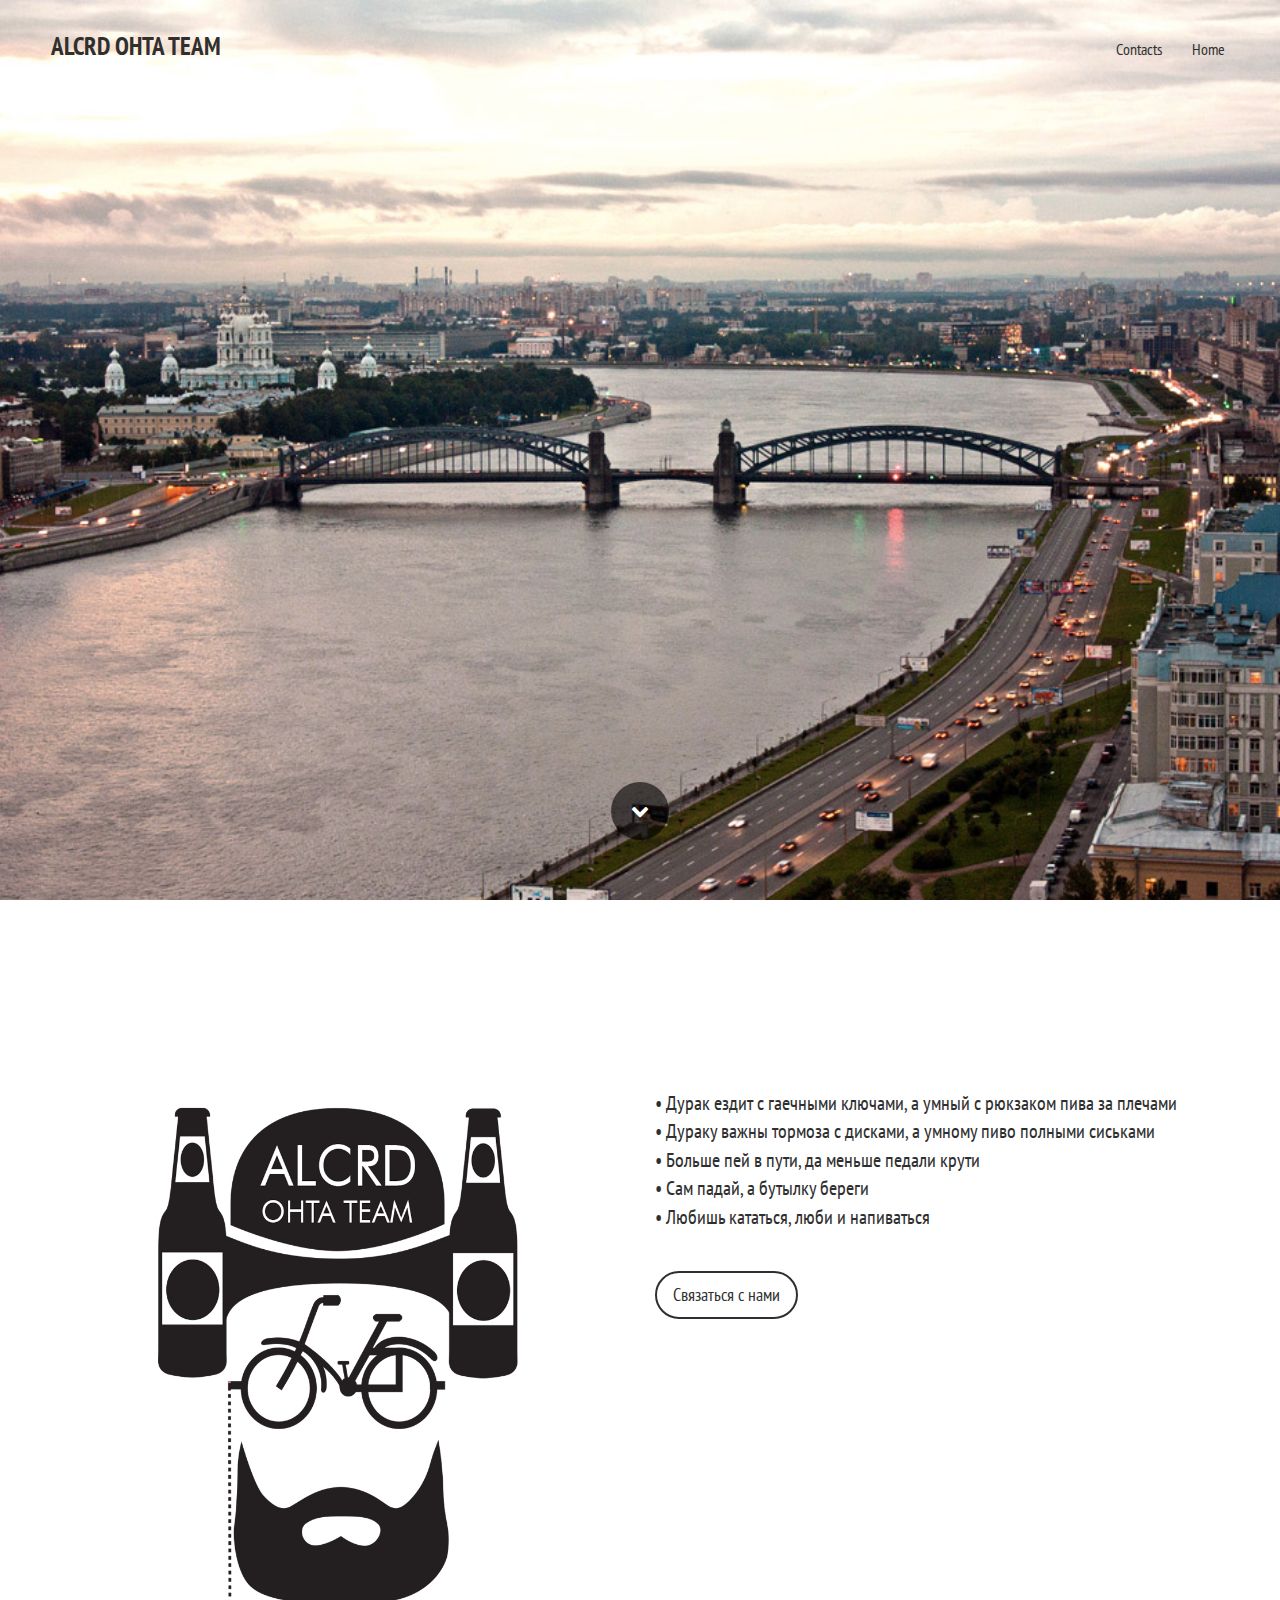
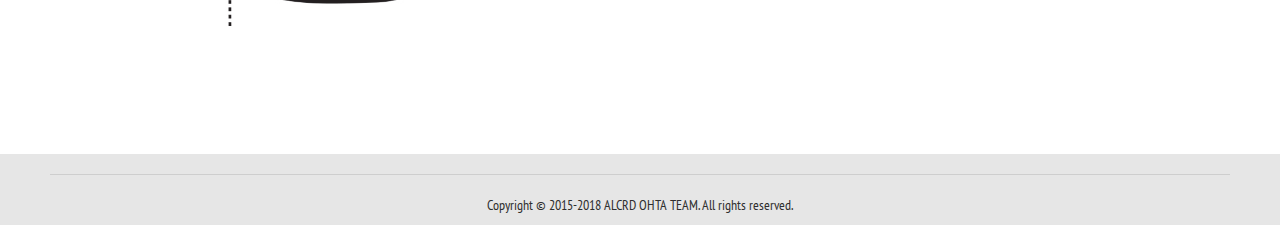
<file: index.html>
<!doctype html>
<html>
<head>
    <meta charset="utf-8">
    <meta name="keywords" content="">
    <meta name="description" content="">
    <link rel="shortcut icon" type="image/png" href="favicon.png" />
    <meta name="viewport" content="width=device-width, initial-scale=1, user-scalable=0">
    <link rel="stylesheet" type="text/css" href="./css/bootstrap.css">
    <link rel="stylesheet" id="ppstyle" type="text/css" href="style.css">
    <link rel='stylesheet' href='./css/animate.css' /><link rel='stylesheet' href='./css/font-awesome.min.css'/><link href='http://fonts.googleapis.com/css?family=PT+Sans+Narrow:400,700&subset=latin,latin-ext' rel='stylesheet' type='text/css'>
    <script src="./js/jquery-2.1.0.min.js"></script>
    <script src="./js/bootstrap.js"></script>
    <script src="./js/blocs.js"></script>
    
    <title>ALCRD OHTA TEAM</title>
</head>
<body>
<!-- Main container -->
<div class="page-container">
    
<!-- Hero Bloc -->
<div id="hero-bloc" class="bloc hero bgc-2 bg-ohta d-bloc b-parallax">
	<div class="container hero-nav bloc-sm">
		<nav class="navbar row">
			<div class="navbar-header">
				<a class="navbar-brand ltc-1" href="index.html">ALCRD OHTA TEAM</a>
				<button id="nav-toggle" type="button" class="ui-navbar-toggle navbar-toggle" data-toggle="collapse" data-target=".navbar-1">
					<span class="sr-only">Toggle navigation</span><span class="icon-bar"></span><span class="icon-bar"></span><span class="icon-bar"></span>
				</button>
			</div>
			<div class="collapse navbar-collapse navbar-1">
				<ul class="site-navigation nav pull-right">
					<li>
						<a href="contacts.html" class="ltc-1">Contacts</a>
					</li>
					<li>
						<a href="index.html" class="ltc-1">Home</a>
					</li>
				</ul>
			</div>
		</nav>
	</div>
	<div class="v-center text-center">
		<div class="vc-content">
			<br /><br /><br /><a id="scroll-hero" class="btn-dwn" onclick="scrollToTarget(2)"><span class="fa fa-chevron-down icon-2"></span></a>
		</div>
	</div>
</div>
<!-- Hero Bloc END -->

<!-- bloc-2 -->
<div id="bloc-2" class="bloc  b-parallax fadeInLeft  l-bloc animated">
	<div class="container bloc-sm">
		<div class="row">
			<div class="col-sm-12">
				<p class="text-center ">
					Прочитайте и подумайте, надо ли вам это...
				</p>
			</div>
		</div>
	</div>
</div>
<!-- bloc-2 END -->

<!-- bloc-3 -->
<div class="bloc   l-bloc" id="bloc-3">
	<div class="container bloc-lg">
		<div class="row">
			<div class="col-sm-6">
				<img src="img/100x100.jpg" class="img-responsive" alt='' />
			</div>
			<div class="col-sm-6">
				<p class="mg-lg ">
					• Дурак ездит с гаечными ключами, а умный с рюкзаком пива за плечами<br />• Дураку важны тормоза с дисками, а умному пиво полными сиськами<br />• Больше пей в пути, да меньше педали крути<br />• Сам падай, а бутылку береги<br />• Любишь кататься, люби и напиваться
				</p><a href="contacts.html" class="btn btn-wire btn-rd btn-lg wire-btn-c-1" target="_blank">Связаться с нами</a>
			</div>
		</div>
	</div>
</div>
<!-- bloc-3 END -->

<!-- Footer - bloc-5 -->
<div class="bloc   l-bloc" id="bloc-5">
	<div class="container">
		<div class="row">
			<div class="col-sm-12">
				<div class="divider-h">
					<span class="divider"></span>
				</div>
				<p class="text-center">
					Copyright © 2015-2018 ALCRD OHTA TEAM. All rights reserved.
				</p>
			</div>
		</div>
	</div>
</div>
<!-- Footer - bloc-5 END -->
</div>
<!-- Main container END -->

</body>
    
<!-- Google Analytics -->

<!-- Google Analytics END -->

</html>
</file>
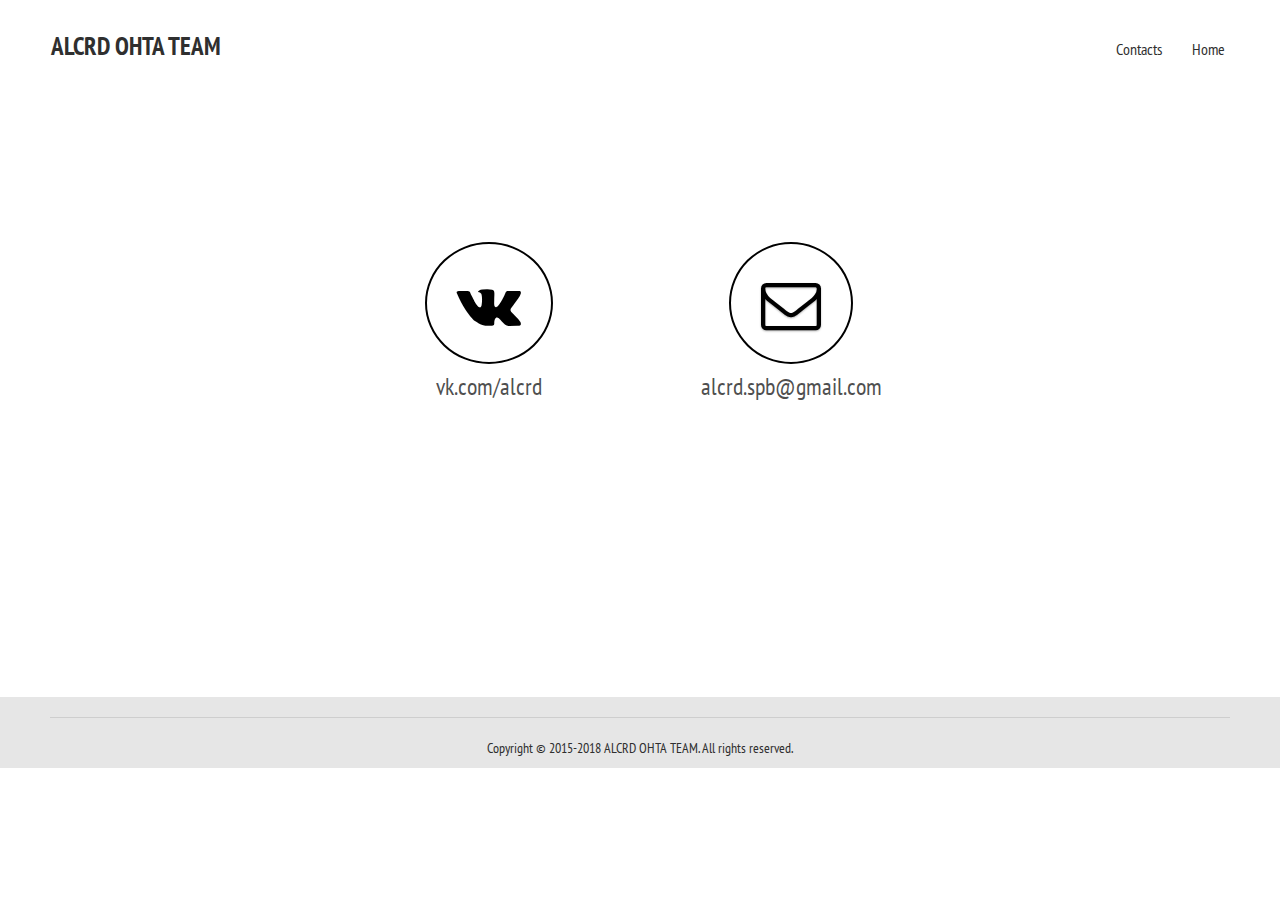
<file: contacts.html>
<!doctype html>
<html>
<head>
    <meta charset="utf-8">
    <meta name="keywords" content="">
    <meta name="description" content="">
    <link rel="shortcut icon" type="image/png" href="favicon.png" />
    <meta name="viewport" content="width=device-width, initial-scale=1, user-scalable=0">
    <link rel="stylesheet" type="text/css" href="./css/bootstrap.css">
    <link rel="stylesheet" id="ppstyle" type="text/css" href="style.css">
    <link rel='stylesheet' href='./css/animate.css' /><link rel='stylesheet' href='./css/font-awesome.min.css'/><link href='http://fonts.googleapis.com/css?family=PT+Sans+Narrow:400,700&subset=latin,latin-ext' rel='stylesheet' type='text/css'>
    <script src="./js/jquery-2.1.0.min.js"></script>
    <script src="./js/bootstrap.js"></script>
    <script src="./js/blocs.js"></script>
    
    <title>Contacts - ALCRD OHTA TEAM</title>
</head>
<body>
<!-- Main container -->
<div class="page-container">
    
<!-- Navigation Bloc -->
<div id="b-nav" class="bloc-container">
	<div id="bloc-nav" class="d-mode">
		<div class="bloc b-parallax bgc-2 l-bloc" id="nav-bloc">
			<div class="container bloc-sm">
				<nav class="navbar row">
					<div class="navbar-header">
						<a class="navbar-brand" href="index.html">ALCRD OHTA TEAM</a>
						<button id="nav-toggle" type="button" class="ui-navbar-toggle navbar-toggle" data-toggle="collapse" data-target=".navbar-1">
							<span class="sr-only">Toggle navigation</span><span class="icon-bar"></span><span class="icon-bar"></span><span class="icon-bar"></span>
						</button>
					</div>
					<div class="collapse navbar-collapse navbar-1">
						<ul class="site-navigation nav">
							<li>
								<a href="contacts.html" class="ltc-4">Contacts</a>
							</li>
							<li>
								<a href="index.html" class="ltc-3 ltc-4">Home</a>
							</li>
						</ul>
					</div>
				</nav>
			</div>
		</div>
	</div>
</div>
<!-- Navigation Bloc END -->

<!-- bloc-4 -->
<div class="bloc  l-bloc" id="bloc-4">
	<div class="container bloc-lg">
		<div class="row voffset-md">
			<div class="col-sm-3">
				<span class="empty-column"></span>
			</div>
			<div class="col-sm-3">
				<div class="text-center">
					<a href="https://vk.com/alcrd" target="_blank"><span class="fa fa-vk icon-round icon-lg icon-5 bounceIn animated"></span></a>
				</div>
				<h3 class="text-center mg-md">
					vk.com/alcrd
				</h3>
			</div>
			<div class="col-sm-3">
				<div class="text-center">
					<a href="mailto:alcrd.spb@gmail.com" target="_blank"><span class="fa fa-envelope-o icon-lg icon-5 bounceIn animated icon-round sm-shadow"></span></a>
				</div>
				<h3 class="text-center mg-md">
					alcrd.spb@gmail.com
				</h3>
			</div>
			<div class="col-sm-3">
				<span class="empty-column"></span>
			</div>
		</div>
	</div>
</div>
<!-- bloc-4 END -->

<!-- Footer - bloc-5 -->
<div class="bloc   l-bloc" id="bloc-5">
	<div class="container">
		<div class="row">
			<div class="col-sm-12">
				<div class="divider-h">
					<span class="divider"></span>
				</div>
				<p class="text-center">
					Copyright © 2015-2018 ALCRD OHTA TEAM. All rights reserved.
				</p>
			</div>
		</div>
	</div>
</div>
<!-- Footer - bloc-5 END -->
</div>
<!-- Main container END -->

</body>
    
<!-- Google Analytics -->

<!-- Google Analytics END -->

</html>
</file>
<file: style.css>
/*-----------------------------------------------------------------------------------*/
/*	    ALCRD OHTA TEAM
/*      Built with Blocs
/*-----------------------------------------------------------------------------------*/

body{
	margin:0;
	padding:0;
    background:#FFF;
    overflow-x:hidden;
    -webkit-font-smoothing: antialiased;
}
a:hover{text-decoration: none; cursor:pointer;}

button{outline: none!important;} /* Prevent ugly blue glow on chrome and safari */


a{
	color:#2f2f2f!important;
}

 a:hover{
	color:#262626!important;
	 text-decoration: none;
	 cursor:pointer;
}



/* Globals type styling */
 h1, h2, h3, h4, h5, h6, p, label, .btn, a{
	font-family:PT Sans Narrow;
	font-weight:400;
}


/* Site container width */

.container{
	width:100%;
	padding-left:15px;
	padding-right:15px;
}

/* = Blocs
-------------------------------------------------------------- */

.bloc{
	width:100%;
	clear:both;
	background: 50% 50% no-repeat;
	padding:0 50px;
	-webkit-background-size: cover;
	-moz-background-size: cover;
	-o-background-size: cover;
	background-size: cover;
}
.bloc .container{
	padding-left:0;
	padding-right:0;
}


/* Sizes */

.bloc-lg{
	padding:100px 50px;
}
.bloc-sm{
	padding:20px 50px;
}


/* Background Effects */

.b-parallax{
	background-attachment:fixed;
}


/* Dark theme */

.d-bloc{
	color:rgba(255,255,255,.7);
}
.d-bloc button:hover{
	color:rgba(255,255,255,.9);
}
.d-bloc h1, .d-bloc h2, .d-bloc h3, .d-bloc h4,.d-bloc h5, .d-bloc h6, .d-bloc .ico{
	color:rgba(255,255,255,.9);
}
.d-bloc .icon-round,.d-bloc .icon-square,.d-bloc .icon-rounded,.d-bloc .icon-semi-rounded-a,.d-bloc .icon-semi-rounded-b{
	border-color:rgba(255,255,255,.9);
}
.d-bloc .divider-h span{
	border-color:rgba(255,255,255,.2);
}
.d-bloc a{
	color:rgba(255,255,255,.6);
}
.d-bloc a:hover{
	color:rgba(255,255,255,1);
}
.d-bloc .navbar-toggle .icon-bar{
	background:rgba(255,255,255,1);
}
.d-bloc .btn-wire,.d-bloc .btn-wire:hover{
	color:rgba(255,255,255,1);
	border-color:rgba(255,255,255,1);
}


/* Light theme */

.l-bloc{
	color:rgba(0,0,0,.5);
}
.l-bloc button:hover{
	color:rgba(0,0,0,.7);
}
.l-bloc h1,.l-bloc h2,.l-bloc h3,.l-bloc h4,.l-bloc h5, .l-bloc h6, .l-bloc .ico{
	color:rgba(0,0,0,.7);
}
.l-bloc .icon-round,.l-bloc .icon-square,.l-bloc .icon-rounded,.l-bloc .icon-semi-rounded-a,.l-bloc .icon-semi-rounded-b{
	border-color:rgba(0,0,0,.7);
}
.l-bloc .divider-h span{
	border-color:rgba(0,0,0,.1);
}
.l-bloc a{
	color:rgba(0,0,0,.6);
}
.l-bloc a:hover{
	color:rgba(0,0,0,1);
}
.l-bloc .navbar-toggle .icon-bar{
	color:rgba(0,0,0,.6);
}
.l-bloc .btn-wire, .l-bloc .btn-wire:hover{
	color:rgba(0,0,0,.7);
	border-color:rgba(0,0,0,.3);
}

/* Row Margin Offsets */

.voffset-md{
	margin-top:50px;
}


/* Custom bloc styling */

#hero-bloc,#nav-bloc,#bloc-3,#bloc-4{
	background-color:#ffffff;
}
#bloc-2,#bloc-5{
	background-color:#e6e6e6;
}
#bloc-2,#bloc-3,#bloc-5{
	color:#2f2f2f;
}
#bloc-2 p{
	font-size: 20px;
}
#bloc-3 p{
	font-size: 20px;
}

/* Bloc image backgrounds */

.bg-ohta{
	background-image:url("img/ohta.jpg");
}
.bg-highway{
	background-image:url("img/highway.jpg");
}
.bg-ohta{
	background-image:url("img/ohta.jpg");
}

/* = NavBar
-------------------------------------------------------------- */

.navbar{
	margin-bottom: 0;
}
.navbar-brand{
	height:auto;
	padding:15px 15px;
	font-size:25px!important;
	font-weight:normal;
	font-weight:600;
}
.navbar-brand img{
	max-height: 200px;
	margin: 0 5px 0 0;
	display:inline;
}
.navbar-brand{
	padding: 15px 15px;
}
.navbar .nav{
	padding-top: 2px;
	margin-right: -16px;
	float:right;
}
.nav > li{
	float:left;
	margin-top:4px;
	font-size:16px;
}
.nav > li a:hover, .nav > li a:focus{
	background:transparent;
}
.navbar-toggle{
	margin: 10px 10px 0 0;
	border: 0px;
}
.navbar-toggle:hover{
	background:transparent!important;
}
.navbar-toggle .icon-bar{
	background-color: rgba(0,0,0,.5);
	width: 26px;
}
 /* Inverted navbar */

.nav-invert .navbar .nav{
	float:left;
}
.nav-invert .navbar-header, .nav-invert .navbar-brand{
	float:right;
}
@media (min-width: 768px){
	.site-navigation{
		position:absolute;
		top:50%;
		right:20px;
		transform:translate(0, -50%);
		-webkit-transform:translateY(-50%);
	}
	.nav-invert .site-navigation{
		left:20px;
		right:0;
	}
}

/* = Hero
-------------------------------------------------------------- */

.hero{
	padding-top:0;
}
.hero-nav{
	position:absolute;
	margin: 0 auto;
	left:0;
	right:0;
}
.v-center{
	width:100%;
	height: 100%;
	display: table;
}
.v-center .vc-content{
	display: table-cell;
	vertical-align: middle;
	text-align: center;
	width: 100%;
	height: 100%;
}
.hero .btn-dwn{
	width: 58px;
	height: 58px;
	line-height: 58px;
	margin: 0 0 0 -29px;
	padding: 0;
	border-radius: 50%;
	text-align: center;
	font-size: 18px;
	color: rgba(255,255,255,.8);
	background: rgba(0,0,0,.6);
	position: absolute;
	left: 50%;
	bottom: 60px;
	border:0;
}
.hero .btn-dwn:hover{
	color: rgba(255,255,255,1);
}
.hero .hero-nav{
	padding-left:inherit;
	padding-right:inherit;
}

/* = Bric adjustment margins
-------------------------------------------------------------- */

.mg-md{
	margin-top:10px;
	margin-bottom:20px;
}
.mg-lg{
	margin-top:10px;
	margin-bottom:40px;
}

/* = Buttons
-------------------------------------------------------------- */

.btn{
	margin: 0 5px 5px 0;
}
.btn.pull-right{
	margin: 0 0 5px 5px;
}
.btn-d,.btn-d:hover,.btn-d:focus{
	color:#FFF!important;
	background:rgba(0,0,0,.3);
}

/* Prevent ugly blue glow on chrome and safari */
button{
	outline: none!important;
}

.btn-rd{
	border-radius: 40px;
}
.btn-wire{
	background:transparent!important;
	border:2px solid transparent;
}
.btn-wire:hover{
	background:transparent!important;
	border:2px solid transparent;
}

/* Button colour styles */

.btn-c-1{
	background:#2f2f2f;
	color:#FFF!important;
}
.btn-c-1:hover{
	background:#262626;
	color:#FFF!important;
}
.wire-btn-c-1{
	color:#2f2f2f!important;
	border-color:#2f2f2f!important;
}


/* = Icons
-------------------------------------------------------------- */
.icon-lg{
	font-size:60px!important;
}
.icon-round{
	margin:0 auto;
	border:2px solid transparent;
	border-radius: 50%;
	padding: 32px 30px 26px 30px;
	min-width:80px;
}
.icon-round,.icon-md,.icon-square.icon-md,.icon-rounded.icon-md{
	min-width: 92px;
}
.icon-round.icon-lg,.icon-square.icon-lg,.icon-rounded.icon-lg{
	min-width: 122px;
}
.icon-round.icon-xl,.icon-square.icon-xl,.icon-rounded.icon-xl{
	min-width: 162px;
}

/* Icon colour styles */

.icon-2{
	color:#ffffff!important;
	border-color:#ffffff!important;
}
.icon-5{
	color:#000000!important;
	border-color:#000000!important;
}


/* = Text & Icon Styles
-------------------------------------------------------------- */
.sm-shadow{
	text-shadow:0 1px 2px rgba(0,0,0,.3);
}

/* = Dividers
-------------------------------------------------------------- */
.divider-h{
	padding:20px 0;
}
.divider-h span{
	display: block;
	border-top:1px solid transparent;
}
.divider-half{
	width: 50%;
	margin: 0 auto;
}


/* Empty space fillers - Used on empty blocs to fill them out */

.empty-column,.empty-column.thin{
	width:100%;
	height:350px;
	display:inline-block;
}
.empty-column{
	height:350px;
}
.empty-column.thin{
	height:150px;
}
/* iFrame */

iframe{
	border:0;
}



/* = Mobile adjustments 
-------------------------------------------------------------- */
@media (max-width: 768px)
{
    .container{width:100%;}
    .b-parallax{background-attachment:scroll;}
    .page-container, #hero-bloc{overflow-x: hidden;position: relative;} /* Prevent unwanted side scroll on mobile */  
}
@media (max-width: 767px)
{
    .page-container{
        overflow-x: hidden;
        position:relative;
    }
    h1,h2,h3,h4,h5,h6,p{
        padding-left:10px!important; 
        padding-right:10px!important; 
    }
    #hero-bloc h1{
        font-size:40px;
    }
    #hero-bloc h2{
        font-size:34px;
    }
    #hero-bloc h3{
        font-size:25px;
    }
    .bloc{
        padding-left: 0; 
        padding-right: 0;  
        -webkit-background-size: auto 200%;
        -moz-background-size: auto 200%;
        -o-background-size: auto 200%;
        background-size: auto 200%;
    }
    .bloc, .bloc .text-right{
        text-align: center!important;
    }
    .b-parallax{
        background-attachment:scroll;
    }
    
    .navbar .nav{
        padding-top: 0;
        border-top:1px solid rgba(0,0,0,.2);
        float:none!important;
    }
    .navbar.row{
        margin-left: 0;
        margin-right: 0;
    }
    .site-navigation{
	   position:inherit;
	   transform:none;
	   -webkit-transform:none;
	   -ms-transform:none;
    }  
    .nav > li{
        margin-top: 0;
        border-bottom:1px solid rgba(0,0,0,.1);
        background:rgba(0,0,0,.05);
        text-align: left;
        width:100%;
    }
    .nav > li:hover{
        background:rgba(0,0,0,.08);
    }
    #hero-bloc .navbar .nav{
        background:rgba(0,0,0,.8);
    }
    #hero-bloc .navbar .nav a{
        color:rgba(255,255,255,.6);
    }
    .hero-nav{
        left:-1px;
        right:-1px;
    }
    .navbar-collapse{
        padding:0;
        overflow-x: hidden;
        -webkit-box-shadow: none;
        box-shadow: none;
    }
    .navbar-brand img{
        max-height: 40px;
        width:auto;
        margin: -10px 10px 0 0;    
    }
    .nav-invert .navbar-header{
        float: none;
        width:100%;
    }
    .nav-invert .navbar-toggle{
        float:left; 
    }
    .btn.pull-left, .btn.pull-right{
       float:none!important; 
    }
    .bloc-group .bloc{
         display:block;
         width:100%;
     }
    .bloc-tile-2 .container, .bloc-tile-3 .container, .bloc-tile-4 .container{
	   padding-left: 10px;
	   padding-right: 10px;
    }
    .bloc-xl,.bloc-lg{
        padding: 40px 0;
    }
    .bloc-sm,.bloc-md{
        padding-left: 0; 
        padding-right: 0;
    }
    .a-block{
        text-align: center;
    }
    .btn-dwn{
       display:none; 
    }
    form{
        padding:5px;
    }
    .col-xs-2, .col-sm-2, .col-md-2, .col-lg-2, .col-xs-3, .col-sm-3, .col-md-3, .col-lg-3, .col-xs-4, .col-sm-4, .col-md-4, .col-lg-4, .col-xs-5, .col-sm-5, .col-md-5, .col-lg-5, .col-xs-6, .col-sm-6, .col-md-6, .col-lg-6, .col-xs-7, .col-sm-7, .col-md-7, .col-lg-7, .col-xs-8, .col-sm-8, .col-md-8, .col-lg-8, .col-xs-9, .col-sm-9, .col-md-9, .col-lg-9, .col-xs-10, .col-sm-10, .col-md-10, .col-lg-10, .col-xs-11, .col-sm-11, .col-md-11, .col-lg-11, .col-xs-12, .col-sm-12, .col-md-12, .col-lg-12 {
        margin-top: 50px;
        margin-bottom: 50px;
    }
}
</file>
